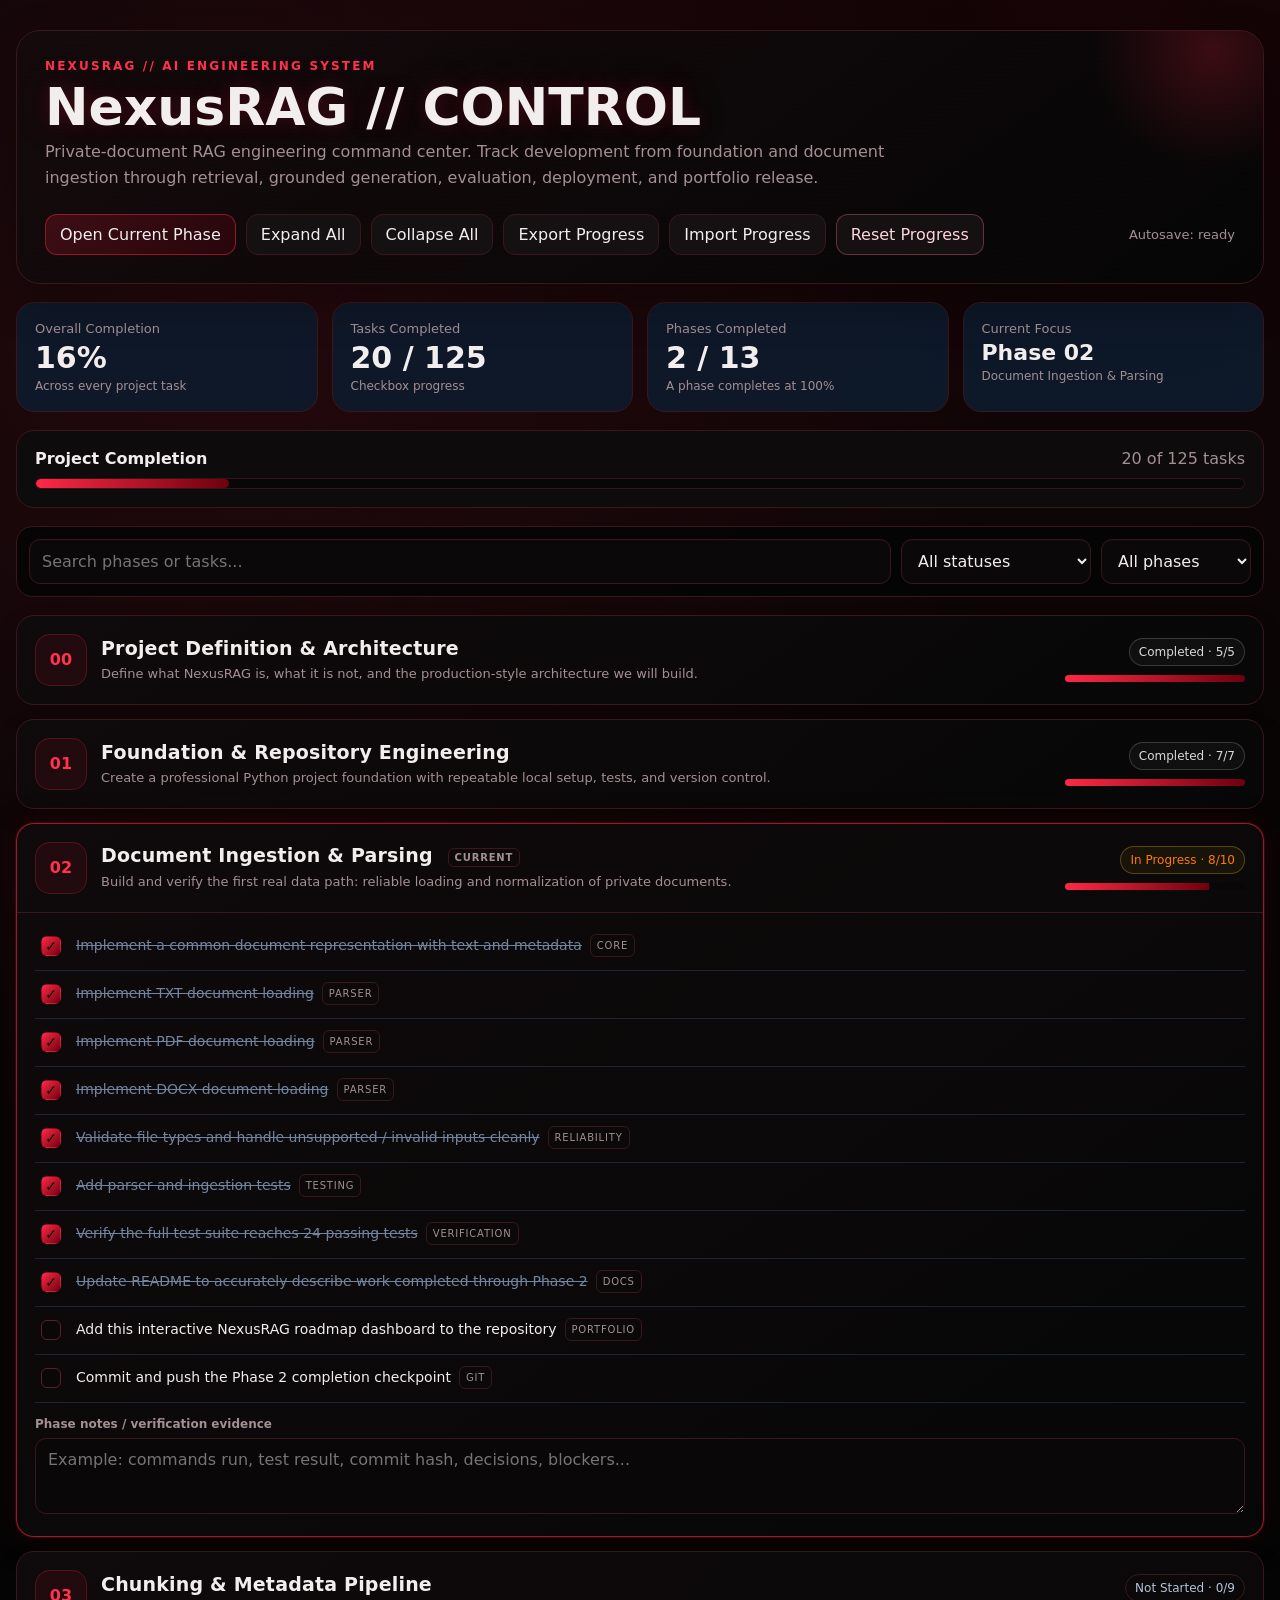
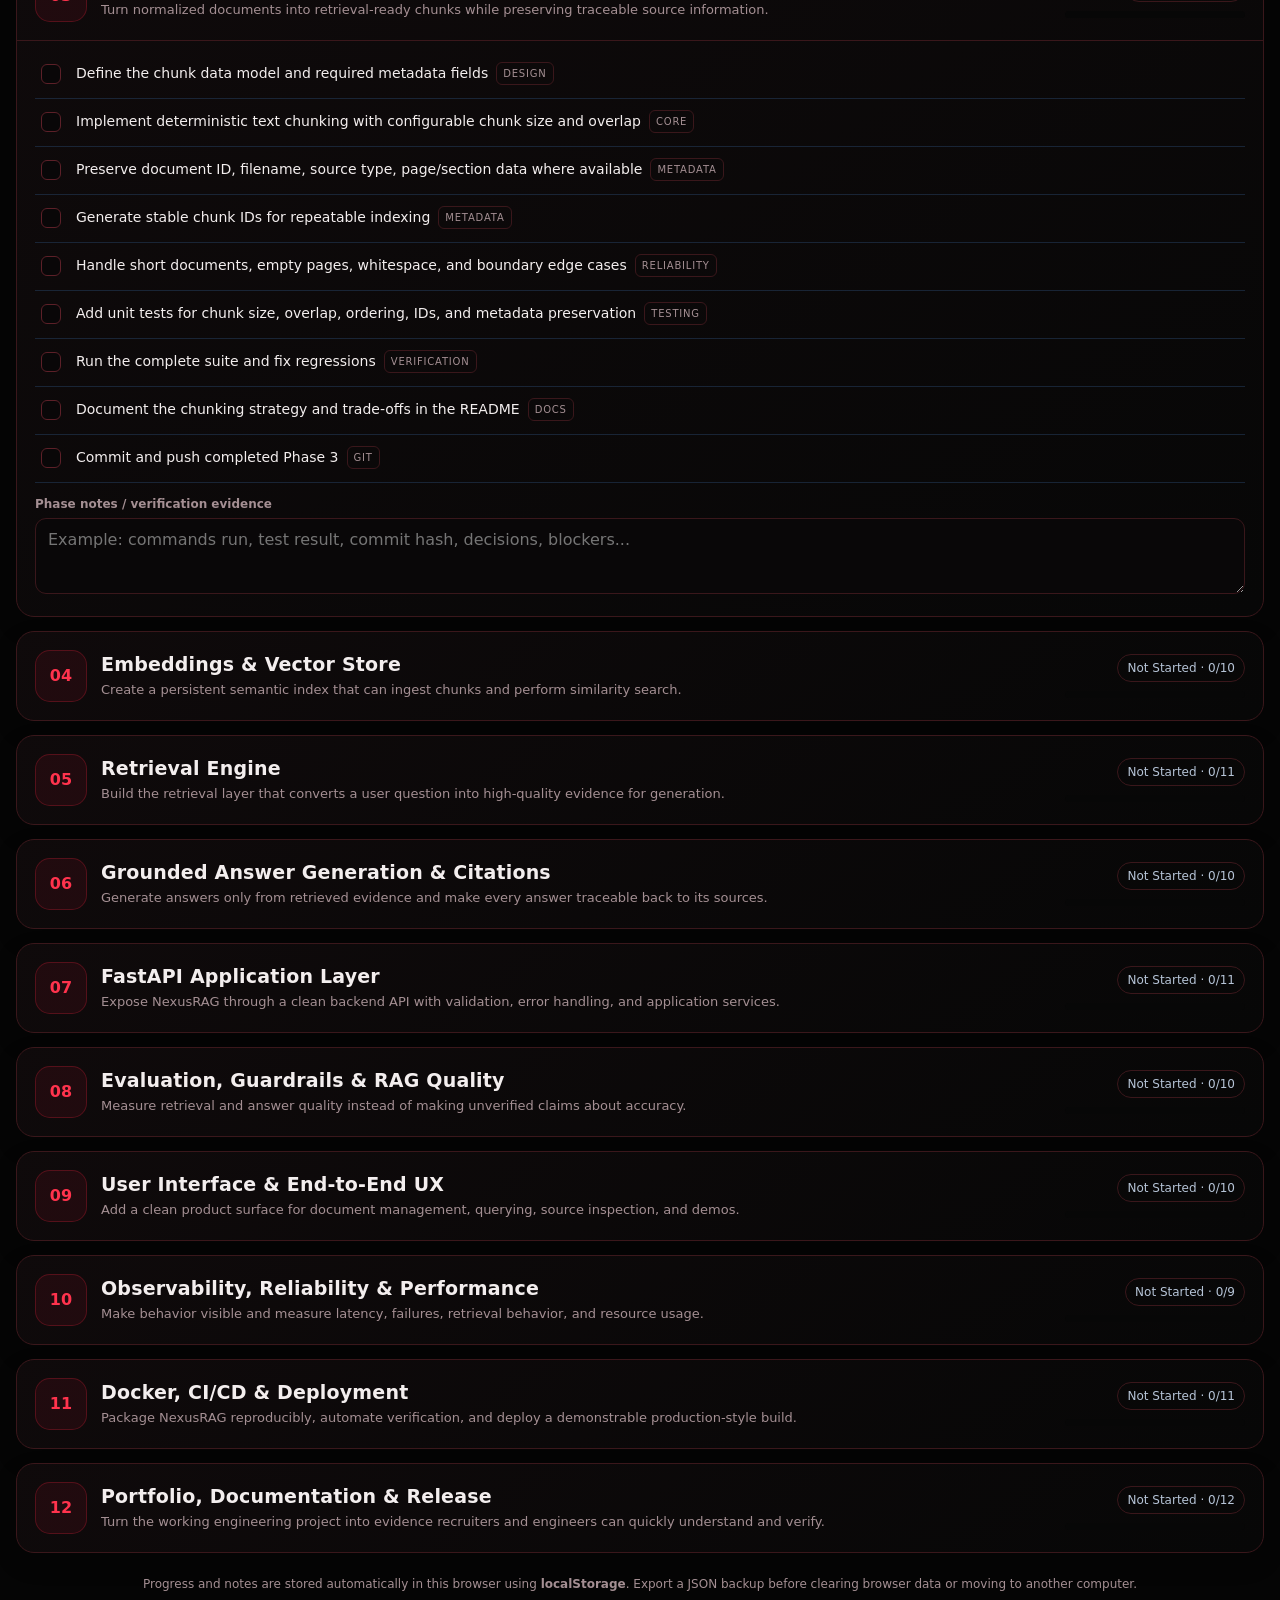
<file: docs/nexusrag_roadmap.html>
<!DOCTYPE html>
<html lang="en">
<head>
<meta charset="UTF-8" />
<meta name="viewport" content="width=device-width, initial-scale=1.0" />
<title>NexusRAG — Project Roadmap</title>
<style>
  :root {
    --bg: #050505;
    --panel: #0d0b0c;
    --panel-2: #151011;
    --text: #f3eeee;
    --muted: #a48f93;
    --line: #3a171b;
    --accent: #ff334d;
    --accent-2: #8b000f;
    --good: #d9d9d9;
    --warn: #ff7a00;
    --danger: #ff2442;
    --shadow: 0 18px 45px rgba(0,0,0,.28);
  }

  * { box-sizing: border-box; }
  html { scroll-behavior: smooth; }
  body {
    margin: 0;
    font-family: "Segoe UI", Inter, ui-sans-serif, system-ui, -apple-system, BlinkMacSystemFont, sans-serif;
    background:
      radial-gradient(circle at 15% 10%, rgba(255,34,68,.12), transparent 26%),
      radial-gradient(circle at 85% 0%, rgba(120,0,15,.16), transparent 30%),
      var(--bg);
    color: var(--text);
  }

  button, input, textarea, select { font: inherit; }

  .shell {
    width: min(1440px, calc(100% - 32px));
    margin: 0 auto;
    padding: 30px 0 60px;
  }

  .hero {
    isolation: isolate;

    position: relative;
    overflow: hidden;
    background: linear-gradient(145deg, rgba(20,10,12,.98), rgba(5,5,5,.98));
    border: 1px solid var(--line);
    border-radius: 24px;
    padding: 28px;
    box-shadow: var(--shadow);
  }

  .hero::before {
    content: "";
    position: absolute;
    inset: 0;
    background:
      repeating-linear-gradient(
        180deg,
        rgba(255,255,255,.012) 0px,
        rgba(255,255,255,.012) 1px,
        transparent 1px,
        transparent 4px
      );
    opacity: .42;
    pointer-events: none;
    z-index: -1;
  }

  .hero::after {
    content: "";
    position: absolute;
    width: 260px;
    height: 260px;
    right: -80px;
    top: -110px;
    border-radius: 50%;
    background: radial-gradient(circle, rgba(255,36,66,.20), transparent 65%);
    pointer-events: none;
  }

  .eyebrow {
    color: var(--accent);
    font-size: 12px;
    letter-spacing: .18em;
    text-transform: uppercase;
    font-weight: 800;
  }

  h1 {
    text-shadow: 0 0 18px rgba(255,36,66,.18), 0 0 48px rgba(120,0,15,.14);
    margin: 8px 0 6px;
    font-size: clamp(30px, 5vw, 52px);
    line-height: 1;
  }

  .subtitle {
    color: var(--muted);
    margin: 0;
    max-width: 850px;
    line-height: 1.65;
  }

  .top-actions {
    display: flex;
    flex-wrap: wrap;
    gap: 10px;
    margin-top: 22px;
  }

  .btn {
    border: 1px solid var(--line);
    background: var(--panel-2);
    color: var(--text);
    padding: 10px 14px;
    border-radius: 12px;
    cursor: pointer;
    transition: .18s ease;
  }

  .btn:hover { transform: translateY(-1px); border-color: #3c587d; }
  .btn.primary {
    background: linear-gradient(135deg, rgba(255,36,66,.18), rgba(110,0,14,.26));
    border-color: rgba(255,36,66,.48);
  }
  .btn.danger { color: #ffd5dd; border-color: rgba(251,113,133,.35); }

  .save-state {
    margin-left: auto;
    align-self: center;
    color: var(--muted);
    font-size: 13px;
  }

  .stats {
    display: grid;
    grid-template-columns: repeat(4, minmax(0, 1fr));
    gap: 14px;
    margin: 18px 0;
  }

  .stat {
    background: rgba(13,27,45,.88);
    border: 1px solid var(--line);
    border-radius: 18px;
    padding: 18px;
  }

  .stat .label { color: var(--muted); font-size: 13px; }
  .stat .value { font-size: 30px; font-weight: 800; margin-top: 4px; }
  .stat .tiny { color: var(--muted); font-size: 12px; margin-top: 4px; }

  .overall {
    background: var(--panel);
    border: 1px solid var(--line);
    border-radius: 18px;
    padding: 18px;
    margin-bottom: 18px;
  }

  .overall-head {
    display: flex;
    justify-content: space-between;
    gap: 18px;
    align-items: center;
    margin-bottom: 10px;
  }

  .progress-track {
    height: 11px;
    background: #070707;
    border: 1px solid #351419;
    border-radius: 999px;
    overflow: hidden;
  }

  .progress-fill {
    height: 100%;
    width: 0%;
    border-radius: 999px;
    background: linear-gradient(90deg, #ff2945, #6f000e);
    transition: width .25s ease;
  }

  .toolbar {
    position: sticky;
    top: 10px;
    z-index: 15;
    display: grid;
    grid-template-columns: 1fr 190px 150px;
    gap: 10px;
    padding: 12px;
    margin-bottom: 18px;
    background: rgba(5,5,5,.90);
    backdrop-filter: blur(12px);
    border: 1px solid var(--line);
    border-radius: 16px;
  }

  .control {
    width: 100%;
    padding: 11px 12px;
    border-radius: 11px;
    border: 1px solid var(--line);
    background: #0a0809;
    color: var(--text);
    outline: none;
  }

  .control:focus { border-color: rgba(255,36,66,.62); }

  .roadmap {
    display: grid;
    gap: 14px;
  }

  .phase {
    background: linear-gradient(145deg, rgba(15,10,11,.99), rgba(7,7,7,.99));
    border: 1px solid var(--line);
    border-radius: 18px;
    overflow: hidden;
    box-shadow: 0 10px 24px rgba(0,0,0,.16);
  }

  .phase.active-phase {
    border-color: rgba(255,36,66,.60);
    box-shadow: 0 0 0 1px rgba(255,36,66,.14), 0 0 32px rgba(120,0,15,.18), 0 10px 28px rgba(0,0,0,.34);
  }

  .phase-header {
    display: grid;
    grid-template-columns: auto 1fr auto;
    gap: 14px;
    align-items: center;
    padding: 18px;
    cursor: pointer;
  }

  .phase-index {
    width: 52px;
    height: 52px;
    border-radius: 15px;
    display: grid;
    place-items: center;
    font-weight: 900;
    color: var(--accent);
    background: rgba(255,36,66,.08);
    border: 1px solid rgba(255,36,66,.24);
  }

  .phase-title {
    letter-spacing: .01em;
    margin: 0;
    font-size: 19px;
  }

  .phase-desc {
    margin: 5px 0 0;
    color: var(--muted);
    font-size: 13px;
    line-height: 1.5;
  }

  .phase-meta {
    min-width: 180px;
    text-align: right;
  }

  .badge {
    display: inline-flex;
    align-items: center;
    gap: 6px;
    padding: 6px 9px;
    border-radius: 999px;
    font-size: 12px;
    border: 1px solid var(--line);
    color: var(--muted);
  }

  .badge.done { color: var(--good); border-color: rgba(220,220,220,.20); background: rgba(220,220,220,.04); }
  .badge.progress { color: var(--warn); border-color: rgba(250,204,21,.28); background: rgba(250,204,21,.06); }
  .badge.todo { color: #b6c4d7; }

  .phase-mini {
    width: 180px;
    height: 7px;
    margin: 9px 0 0 auto;
    background: #070707;
    border-radius: 999px;
    overflow: hidden;
  }

  .phase-mini > div {
    height: 100%;
    background: linear-gradient(90deg, #ff2945, #6f000e);
  }

  .phase-body {
    display: none;
    border-top: 1px solid var(--line);
    padding: 10px 18px 18px;
  }

  .phase.open .phase-body { display: block; }

  .task {
    display: grid;
    grid-template-columns: auto 1fr;
    gap: 12px;
    padding: 11px 2px;
    border-bottom: 1px solid rgba(36,57,86,.58);
    align-items: start;
  }

  .task:last-of-type { border-bottom: 0; }

  .task input[type="checkbox"] {
    appearance: none;
    width: 20px;
    height: 20px;
    margin-top: 2px;
    border: 1px solid #5c2028;
    border-radius: 6px;
    background: #090708;
    cursor: pointer;
    display: grid;
    place-items: center;
  }

  .task input[type="checkbox"]:checked {
    background: linear-gradient(135deg, #ff2945, #72000f);
    border-color: transparent;
  }

  .task input[type="checkbox"]:checked::after {
    content: "✓";
    color: #070707;
    font-size: 14px;
    font-weight: 900;
  }

  .task-title {
    font-size: 14px;
    line-height: 1.5;
  }

  .task.done .task-title {
    text-decoration: line-through;
    color: #71859e;
  }

  .task-tag {
    display: inline-block;
    margin-left: 8px;
    font-size: 10px;
    text-transform: uppercase;
    letter-spacing: .08em;
    color: var(--muted);
    padding: 3px 6px;
    border-radius: 6px;
    border: 1px solid var(--line);
    vertical-align: 1px;
  }

  .notes-label {
    display: block;
    margin-top: 14px;
    color: var(--muted);
    font-size: 12px;
    font-weight: 700;
  }

  .notes {
    width: 100%;
    min-height: 76px;
    margin-top: 7px;
    resize: vertical;
    padding: 11px 12px;
    border-radius: 11px;
    border: 1px solid var(--line);
    background: #090708;
    color: var(--text);
    outline: none;
  }

  .notes:focus { border-color: rgba(255,36,66,.52); }

  .footer {
    margin-top: 22px;
    color: var(--muted);
    font-size: 12px;
    text-align: center;
    line-height: 1.6;
  }

  .hidden { display: none !important; }

  @media (max-width: 900px) {
    .stats { grid-template-columns: repeat(2, 1fr); }
    .toolbar { grid-template-columns: 1fr; position: static; }
    .phase-header { grid-template-columns: auto 1fr; }
    .phase-meta { grid-column: 1 / -1; text-align: left; }
    .phase-mini { margin-left: 0; width: 100%; }
    .save-state { width: 100%; margin-left: 0; }
  }

  @media (max-width: 560px) {
    .shell { width: min(100% - 18px, 1440px); padding-top: 12px; }
    .hero {
    isolation: isolate;
 padding: 20px; border-radius: 18px; }
    .stats { grid-template-columns: 1fr; }
  }
</style>
</head>
<body>
  <main class="shell">
    <section class="hero">
      <div class="eyebrow">NEXUSRAG // AI ENGINEERING SYSTEM</div>
      <h1>NexusRAG // CONTROL</h1>
      <p class="subtitle">
        Private-document RAG engineering command center. Track development from foundation and document ingestion
        through retrieval, grounded generation, evaluation, deployment, and portfolio release.
      </p>
      <div class="top-actions">
        <button class="btn primary" id="expandCurrent">Open Current Phase</button>
        <button class="btn" id="expandAll">Expand All</button>
        <button class="btn" id="collapseAll">Collapse All</button>
        <button class="btn" id="exportBtn">Export Progress</button>
        <button class="btn" id="importBtn">Import Progress</button>
        <button class="btn danger" id="resetBtn">Reset Progress</button>
        <span class="save-state" id="saveState">Autosave: ready</span>
        <input type="file" id="importFile" accept=".json,application/json" hidden />
      </div>
    </section>

    <section class="stats">
      <div class="stat">
        <div class="label">Overall Completion</div>
        <div class="value" id="overallPercent">0%</div>
        <div class="tiny">Across every project task</div>
      </div>
      <div class="stat">
        <div class="label">Tasks Completed</div>
        <div class="value" id="taskCount">0 / 0</div>
        <div class="tiny">Checkbox progress</div>
      </div>
      <div class="stat">
        <div class="label">Phases Completed</div>
        <div class="value" id="phaseCount">0 / 0</div>
        <div class="tiny">A phase completes at 100%</div>
      </div>
      <div class="stat">
        <div class="label">Current Focus</div>
        <div class="value" id="currentPhase" style="font-size:22px">—</div>
        <div class="tiny" id="currentPhaseTiny">Next unfinished phase</div>
      </div>
    </section>

    <section class="overall">
      <div class="overall-head">
        <strong>Project Completion</strong>
        <span id="overallText" style="color:var(--muted)">0 of 0 tasks</span>
      </div>
      <div class="progress-track"><div class="progress-fill" id="overallBar"></div></div>
    </section>

    <section class="toolbar">
      <input class="control" id="searchInput" type="search" placeholder="Search phases or tasks..." />
      <select class="control" id="statusFilter">
        <option value="all">All statuses</option>
        <option value="todo">Not started</option>
        <option value="progress">In progress</option>
        <option value="done">Completed</option>
      </select>
      <select class="control" id="viewFilter">
        <option value="all">All phases</option>
        <option value="current">Current only</option>
        <option value="remaining">Remaining only</option>
      </select>
    </section>

    <section class="roadmap" id="roadmap"></section>

    <div class="footer">
      Progress and notes are stored automatically in this browser using <strong>localStorage</strong>.
      Export a JSON backup before clearing browser data or moving to another computer.
    </div>
  </main>

<script>
const STORAGE_KEY = "nexusrag-roadmap-v1";

const phases = [
  {
    id: "p0",
    number: "00",
    title: "Project Definition & Architecture",
    description: "Define what NexusRAG is, what it is not, and the production-style architecture we will build.",
    tasks: [
      ["p0t1", "Define NexusRAG as a private-document RAG assistant", true, "Architecture"],
      ["p0t2", "Define supported document flow: PDF / DOCX / TXT → parse → chunk → embed → retrieve → answer", true, "Architecture"],
      ["p0t3", "Define source-citation requirement for generated answers", true, "Quality"],
      ["p0t4", "Define modular package boundaries so components can be tested independently", true, "Engineering"],
      ["p0t5", "Create the initial phase-by-phase implementation roadmap", true, "Planning"]
    ]
  },
  {
    id: "p1",
    number: "01",
    title: "Foundation & Repository Engineering",
    description: "Create a professional Python project foundation with repeatable local setup, tests, and version control.",
    tasks: [
      ["p1t1", "Create the NexusRAG repository and Python project structure", true, "Repository"],
      ["p1t2", "Create and use a virtual environment", true, "Environment"],
      ["p1t3", "Configure project dependencies and development dependencies", true, "Environment"],
      ["p1t4", "Add .gitignore and clean repository hygiene", true, "Git"],
      ["p1t5", "Configure pytest and establish the test suite", true, "Testing"],
      ["p1t6", "Run the project locally and verify the foundation works", true, "Verification"],
      ["p1t7", "Connect the repository to GitHub and push main", true, "GitHub"]
    ]
  },
  {
    id: "p2",
    number: "02",
    title: "Document Ingestion & Parsing",
    description: "Build and verify the first real data path: reliable loading and normalization of private documents.",
    tasks: [
      ["p2t1", "Implement a common document representation with text and metadata", true, "Core"],
      ["p2t2", "Implement TXT document loading", true, "Parser"],
      ["p2t3", "Implement PDF document loading", true, "Parser"],
      ["p2t4", "Implement DOCX document loading", true, "Parser"],
      ["p2t5", "Validate file types and handle unsupported / invalid inputs cleanly", true, "Reliability"],
      ["p2t6", "Add parser and ingestion tests", true, "Testing"],
      ["p2t7", "Verify the full test suite reaches 24 passing tests", true, "Verification"],
      ["p2t8", "Update README to accurately describe work completed through Phase 2", true, "Docs"],
      ["p2t9", "Add this interactive NexusRAG roadmap dashboard to the repository", false, "Portfolio"],
      ["p2t10", "Commit and push the Phase 2 completion checkpoint", false, "Git"]
    ]
  },
  {
    id: "p3",
    number: "03",
    title: "Chunking & Metadata Pipeline",
    description: "Turn normalized documents into retrieval-ready chunks while preserving traceable source information.",
    tasks: [
      ["p3t1", "Define the chunk data model and required metadata fields", false, "Design"],
      ["p3t2", "Implement deterministic text chunking with configurable chunk size and overlap", false, "Core"],
      ["p3t3", "Preserve document ID, filename, source type, page/section data where available", false, "Metadata"],
      ["p3t4", "Generate stable chunk IDs for repeatable indexing", false, "Metadata"],
      ["p3t5", "Handle short documents, empty pages, whitespace, and boundary edge cases", false, "Reliability"],
      ["p3t6", "Add unit tests for chunk size, overlap, ordering, IDs, and metadata preservation", false, "Testing"],
      ["p3t7", "Run the complete suite and fix regressions", false, "Verification"],
      ["p3t8", "Document the chunking strategy and trade-offs in the README", false, "Docs"],
      ["p3t9", "Commit and push completed Phase 3", false, "Git"]
    ]
  },
  {
    id: "p4",
    number: "04",
    title: "Embeddings & Vector Store",
    description: "Create a persistent semantic index that can ingest chunks and perform similarity search.",
    tasks: [
      ["p4t1", "Define an embedding-provider interface so the model can be swapped cleanly", false, "Architecture"],
      ["p4t2", "Integrate a local/open embedding model suitable for semantic retrieval", false, "Embeddings"],
      ["p4t3", "Implement batch embedding for document chunks", false, "Performance"],
      ["p4t4", "Normalize and validate embedding dimensions / output shape", false, "Reliability"],
      ["p4t5", "Integrate a persistent vector store", false, "Vector DB"],
      ["p4t6", "Implement add/upsert, query, delete, and collection/index lifecycle operations", false, "Vector DB"],
      ["p4t7", "Store chunk text and source metadata alongside vectors", false, "Metadata"],
      ["p4t8", "Prevent accidental duplicate indexing of the same chunks", false, "Reliability"],
      ["p4t9", "Add integration tests for embedding and vector persistence", false, "Testing"],
      ["p4t10", "Commit and push completed Phase 4", false, "Git"]
    ]
  },
  {
    id: "p5",
    number: "05",
    title: "Retrieval Engine",
    description: "Build the retrieval layer that converts a user question into high-quality evidence for generation.",
    tasks: [
      ["p5t1", "Implement query embedding and top-k semantic retrieval", false, "Retrieval"],
      ["p5t2", "Return ranked chunks with similarity scores and metadata", false, "Retrieval"],
      ["p5t3", "Add configurable score thresholds and top-k controls", false, "Quality"],
      ["p5t4", "Add metadata filtering where useful", false, "Retrieval"],
      ["p5t5", "Implement keyword/BM25 retrieval for exact-term matching", false, "Hybrid"],
      ["p5t6", "Fuse semantic and keyword results into hybrid retrieval", false, "Hybrid"],
      ["p5t7", "Add optional reranking abstraction for stronger final context selection", false, "Reranking"],
      ["p5t8", "Deduplicate and order retrieved evidence deterministically", false, "Reliability"],
      ["p5t9", "Create retrieval tests using known questions and expected source chunks", false, "Testing"],
      ["p5t10", "Document retrieval configuration and trade-offs", false, "Docs"],
      ["p5t11", "Commit and push completed Phase 5", false, "Git"]
    ]
  },
  {
    id: "p6",
    number: "06",
    title: "Grounded Answer Generation & Citations",
    description: "Generate answers only from retrieved evidence and make every answer traceable back to its sources.",
    tasks: [
      ["p6t1", "Define an LLM/provider abstraction for generation", false, "Architecture"],
      ["p6t2", "Create the grounded RAG prompt with explicit context-use rules", false, "Prompting"],
      ["p6t3", "Build context assembly with token/length safeguards", false, "Context"],
      ["p6t4", "Generate answers from retrieved chunks", false, "Generation"],
      ["p6t5", "Attach source citations to answer claims", false, "Citations"],
      ["p6t6", "Return a safe 'not enough evidence' response when context is insufficient", false, "Guardrail"],
      ["p6t7", "Prevent prompt/context formatting from losing source attribution", false, "Reliability"],
      ["p6t8", "Add answer-generation and citation tests with deterministic mocks", false, "Testing"],
      ["p6t9", "Verify an end-to-end document → question → cited answer flow", false, "E2E"],
      ["p6t10", "Commit and push completed Phase 6", false, "Git"]
    ]
  },
  {
    id: "p7",
    number: "07",
    title: "FastAPI Application Layer",
    description: "Expose NexusRAG through a clean backend API with validation, error handling, and application services.",
    tasks: [
      ["p7t1", "Create the FastAPI application and application/service layer boundaries", false, "API"],
      ["p7t2", "Add health/readiness endpoints", false, "Operations"],
      ["p7t3", "Create document upload / ingestion endpoint", false, "API"],
      ["p7t4", "Create document listing and deletion endpoints", false, "API"],
      ["p7t5", "Create query endpoint returning answer, citations, and retrieval metadata", false, "API"],
      ["p7t6", "Add Pydantic request/response schemas", false, "Contracts"],
      ["p7t7", "Add structured application errors and HTTP error mapping", false, "Reliability"],
      ["p7t8", "Add configuration through environment variables without committing secrets", false, "Config"],
      ["p7t9", "Add API integration tests", false, "Testing"],
      ["p7t10", "Generate/review OpenAPI documentation", false, "Docs"],
      ["p7t11", "Commit and push completed Phase 7", false, "Git"]
    ]
  },
  {
    id: "p8",
    number: "08",
    title: "Evaluation, Guardrails & RAG Quality",
    description: "Measure retrieval and answer quality instead of making unverified claims about accuracy.",
    tasks: [
      ["p8t1", "Create a small version-controlled evaluation dataset with questions and expected evidence", false, "Evaluation"],
      ["p8t2", "Measure retrieval Hit Rate / Recall@K on the evaluation set", false, "Metrics"],
      ["p8t3", "Measure MRR or another ranked-retrieval metric", false, "Metrics"],
      ["p8t4", "Evaluate citation/source correctness", false, "Evaluation"],
      ["p8t5", "Evaluate answer groundedness / faithfulness using reproducible criteria", false, "Evaluation"],
      ["p8t6", "Test no-answer behavior for questions unsupported by the indexed documents", false, "Guardrail"],
      ["p8t7", "Test prompt-injection content inside documents and strengthen instructions", false, "Security"],
      ["p8t8", "Create a regression command/report for future retrieval changes", false, "Testing"],
      ["p8t9", "Record genuine baseline metrics only — no invented accuracy claims", false, "Portfolio"],
      ["p8t10", "Commit and push completed Phase 8", false, "Git"]
    ]
  },
  {
    id: "p9",
    number: "09",
    title: "User Interface & End-to-End UX",
    description: "Add a clean product surface for document management, querying, source inspection, and demos.",
    tasks: [
      ["p9t1", "Create the NexusRAG web UI shell", false, "Frontend"],
      ["p9t2", "Add document upload with visible ingestion status", false, "UX"],
      ["p9t3", "Add indexed-document list and delete/reindex controls", false, "UX"],
      ["p9t4", "Add question input and answer display", false, "UX"],
      ["p9t5", "Render citations as inspectable source cards/snippets", false, "Citations"],
      ["p9t6", "Show useful loading, empty, error, and no-evidence states", false, "UX"],
      ["p9t7", "Connect the UI to the FastAPI backend", false, "Integration"],
      ["p9t8", "Verify the complete user journey with multiple document formats", false, "E2E"],
      ["p9t9", "Capture clean screenshots for README and portfolio use", false, "Portfolio"],
      ["p9t10", "Commit and push completed Phase 9", false, "Git"]
    ]
  },
  {
    id: "p10",
    number: "10",
    title: "Observability, Reliability & Performance",
    description: "Make behavior visible and measure latency, failures, retrieval behavior, and resource usage.",
    tasks: [
      ["p10t1", "Add structured logging across ingestion, retrieval, generation, and API requests", false, "Observability"],
      ["p10t2", "Add request/correlation IDs across a query lifecycle", false, "Observability"],
      ["p10t3", "Log retrieval timings, generation timings, selected chunk counts, and errors", false, "Metrics"],
      ["p10t4", "Ensure logs do not expose document contents or secrets unnecessarily", false, "Privacy"],
      ["p10t5", "Add graceful handling for parser, embedding, vector-store, and LLM failures", false, "Reliability"],
      ["p10t6", "Measure baseline ingestion and query latency on the development machine", false, "Performance"],
      ["p10t7", "Profile obvious bottlenecks and optimize only where measurements justify it", false, "Performance"],
      ["p10t8", "Document measured limits and hardware/configuration used", false, "Portfolio"],
      ["p10t9", "Commit and push completed Phase 10", false, "Git"]
    ]
  },
  {
    id: "p11",
    number: "11",
    title: "Docker, CI/CD & Deployment",
    description: "Package NexusRAG reproducibly, automate verification, and deploy a demonstrable production-style build.",
    tasks: [
      ["p11t1", "Create production-ready Dockerfile(s)", false, "Docker"],
      ["p11t2", "Create docker-compose configuration for required local services", false, "Docker"],
      ["p11t3", "Add persistent volumes where indexes/data must survive restarts", false, "Docker"],
      ["p11t4", "Keep runtime configuration and secrets outside the image", false, "Security"],
      ["p11t5", "Verify clean-clone → configure → Docker startup instructions", false, "Verification"],
      ["p11t6", "Add GitHub Actions for lint/test/build checks", false, "CI/CD"],
      ["p11t7", "Make CI fail on broken tests or quality checks", false, "CI/CD"],
      ["p11t8", "Choose and document a deployment target/reference architecture", false, "Deployment"],
      ["p11t9", "Deploy a public demo only if it can be done safely and within chosen cost limits", false, "Deployment"],
      ["p11t10", "Verify deployed health, ingestion, query, and citation flow", false, "E2E"],
      ["p11t11", "Commit and push completed Phase 11", false, "Git"]
    ]
  },
  {
    id: "p12",
    number: "12",
    title: "Portfolio, Documentation & Release",
    description: "Turn the working engineering project into evidence recruiters and engineers can quickly understand and verify.",
    tasks: [
      ["p12t1", "Rewrite README as a professional project landing page", false, "README"],
      ["p12t2", "Add architecture diagram and end-to-end RAG data-flow diagram", false, "Docs"],
      ["p12t3", "Document setup, environment configuration, local run, Docker run, and tests", false, "Docs"],
      ["p12t4", "Document design decisions and engineering trade-offs", false, "Docs"],
      ["p12t5", "Publish genuine evaluation and performance results with methodology", false, "Evidence"],
      ["p12t6", "Add screenshots/GIF or a short demo workflow", false, "Portfolio"],
      ["p12t7", "Add repository topics, description, license, and clean project metadata", false, "GitHub"],
      ["p12t8", "Audit repository for secrets, generated junk, dead code, and misleading claims", false, "Audit"],
      ["p12t9", "Create concise CV and LinkedIn project descriptions based only on implemented features", false, "Career"],
      ["p12t10", "Create a final release tag after all tests and checks pass", false, "Release"],
      ["p12t11", "Final clean-clone verification from documentation alone", false, "Verification"],
      ["p12t12", "Commit/push final documentation and release state", false, "Git"]
    ]
  }
];

const defaultState = {
  checked: Object.fromEntries(phases.flatMap(p => p.tasks.map(t => [t[0], !!t[2]]))),
  notes: Object.fromEntries(phases.map(p => [p.id, ""])),
  open: { p2: true, p3: true },
  updatedAt: null
};

let state = loadState();

function loadState() {
  try {
    const raw = localStorage.getItem(STORAGE_KEY);
    if (!raw) return structuredClone(defaultState);
    const saved = JSON.parse(raw);
    return {
      checked: { ...defaultState.checked, ...(saved.checked || {}) },
      notes: { ...defaultState.notes, ...(saved.notes || {}) },
      open: { ...defaultState.open, ...(saved.open || {}) },
      updatedAt: saved.updatedAt || null
    };
  } catch {
    return structuredClone(defaultState);
  }
}

function saveState() {
  state.updatedAt = new Date().toISOString();
  localStorage.setItem(STORAGE_KEY, JSON.stringify(state));
  const el = document.getElementById("saveState");
  el.textContent = "Autosaved " + new Date().toLocaleTimeString([], {hour: "2-digit", minute:"2-digit", second:"2-digit"});
}

function phaseStats(phase) {
  const total = phase.tasks.length;
  const done = phase.tasks.filter(t => state.checked[t[0]]).length;
  const percent = total ? Math.round(done / total * 100) : 0;
  const status = done === 0 ? "todo" : done === total ? "done" : "progress";
  return { total, done, percent, status };
}

function getCurrentPhase() {
  return phases.find(p => phaseStats(p).done < p.tasks.length) || phases[phases.length - 1];
}

function badgeText(status) {
  return status === "done" ? "Completed" : status === "progress" ? "In Progress" : "Not Started";
}

function render() {
  const roadmap = document.getElementById("roadmap");
  const search = document.getElementById("searchInput").value.trim().toLowerCase();
  const statusFilter = document.getElementById("statusFilter").value;
  const viewFilter = document.getElementById("viewFilter").value;
  const current = getCurrentPhase();

  roadmap.innerHTML = "";

  phases.forEach(phase => {
    const ps = phaseStats(phase);
    const matchesSearch = !search ||
      phase.title.toLowerCase().includes(search) ||
      phase.description.toLowerCase().includes(search) ||
      phase.tasks.some(t => t[1].toLowerCase().includes(search) || t[3].toLowerCase().includes(search));

    const matchesStatus = statusFilter === "all" || ps.status === statusFilter;
    const matchesView =
      viewFilter === "all" ||
      (viewFilter === "current" && phase.id === current.id) ||
      (viewFilter === "remaining" && ps.status !== "done");

    if (!matchesSearch || !matchesStatus || !matchesView) return;

    const card = document.createElement("article");
    card.className = "phase" + (state.open[phase.id] ? " open" : "") + (phase.id === current.id ? " active-phase" : "");
    card.dataset.phase = phase.id;

    const header = document.createElement("div");
    header.className = "phase-header";
    header.innerHTML = `
      <div class="phase-index">${phase.number}</div>
      <div>
        <h2 class="phase-title">${phase.title}${phase.id === current.id ? ' <span class="task-tag">current</span>' : ""}</h2>
        <p class="phase-desc">${phase.description}</p>
      </div>
      <div class="phase-meta">
        <span class="badge ${ps.status}">${badgeText(ps.status)} · ${ps.done}/${ps.total}</span>
        <div class="phase-mini"><div style="width:${ps.percent}%"></div></div>
      </div>
    `;
    header.addEventListener("click", () => {
      state.open[phase.id] = !state.open[phase.id];
      saveState();
      render();
    });

    const body = document.createElement("div");
    body.className = "phase-body";

    phase.tasks.forEach(task => {
      const [taskId, label, , tag] = task;
      const row = document.createElement("label");
      row.className = "task" + (state.checked[taskId] ? " done" : "");
      row.innerHTML = `
        <input type="checkbox" data-task="${taskId}" ${state.checked[taskId] ? "checked" : ""}>
        <div class="task-title">${label}<span class="task-tag">${tag}</span></div>
      `;

      const checkbox = row.querySelector("input");
      checkbox.addEventListener("click", e => e.stopPropagation());
      checkbox.addEventListener("change", () => {
        state.checked[taskId] = checkbox.checked;
        saveState();
        render();
      });

      body.appendChild(row);
    });

    const notesLabel = document.createElement("label");
    notesLabel.className = "notes-label";
    notesLabel.textContent = "Phase notes / verification evidence";
    const notes = document.createElement("textarea");
    notes.className = "notes";
    notes.placeholder = "Example: commands run, test result, commit hash, decisions, blockers...";
    notes.value = state.notes[phase.id] || "";
    notes.addEventListener("input", () => {
      state.notes[phase.id] = notes.value;
      saveState();
    });
    body.appendChild(notesLabel);
    body.appendChild(notes);

    card.appendChild(header);
    card.appendChild(body);
    roadmap.appendChild(card);
  });

  updateSummary();
}

function updateSummary() {
  const allTasks = phases.flatMap(p => p.tasks);
  const total = allTasks.length;
  const done = allTasks.filter(t => state.checked[t[0]]).length;
  const percent = Math.round(done / total * 100);
  const completedPhases = phases.filter(p => phaseStats(p).status === "done").length;
  const current = getCurrentPhase();

  document.getElementById("overallPercent").textContent = percent + "%";
  document.getElementById("taskCount").textContent = `${done} / ${total}`;
  document.getElementById("phaseCount").textContent = `${completedPhases} / ${phases.length}`;
  document.getElementById("currentPhase").textContent = `Phase ${current.number}`;
  document.getElementById("currentPhaseTiny").textContent = current.title;
  document.getElementById("overallText").textContent = `${done} of ${total} tasks`;
  document.getElementById("overallBar").style.width = percent + "%";

  if (state.updatedAt) {
    const d = new Date(state.updatedAt);
    document.getElementById("saveState").textContent =
      "Last saved " + d.toLocaleString([], {dateStyle:"medium", timeStyle:"short"});
  }
}

document.getElementById("searchInput").addEventListener("input", render);
document.getElementById("statusFilter").addEventListener("change", render);
document.getElementById("viewFilter").addEventListener("change", render);

document.getElementById("expandAll").addEventListener("click", () => {
  phases.forEach(p => state.open[p.id] = true);
  saveState(); render();
});

document.getElementById("collapseAll").addEventListener("click", () => {
  phases.forEach(p => state.open[p.id] = false);
  saveState(); render();
});

document.getElementById("expandCurrent").addEventListener("click", () => {
  const current = getCurrentPhase();
  phases.forEach(p => state.open[p.id] = p.id === current.id);
  saveState(); render();
  setTimeout(() => {
    document.querySelector(`[data-phase="${current.id}"]`)?.scrollIntoView({behavior:"smooth", block:"start"});
  }, 50);
});

document.getElementById("exportBtn").addEventListener("click", () => {
  const payload = {
    project: "NexusRAG",
    version: 1,
    exportedAt: new Date().toISOString(),
    state
  };
  const blob = new Blob([JSON.stringify(payload, null, 2)], {type:"application/json"});
  const url = URL.createObjectURL(blob);
  const a = document.createElement("a");
  a.href = url;
  a.download = "nexusrag-progress.json";
  a.click();
  URL.revokeObjectURL(url);
});

document.getElementById("importBtn").addEventListener("click", () => {
  document.getElementById("importFile").click();
});

document.getElementById("importFile").addEventListener("change", async (e) => {
  const file = e.target.files?.[0];
  if (!file) return;
  try {
    const data = JSON.parse(await file.text());
    const incoming = data.state || data;
    state = {
      checked: { ...defaultState.checked, ...(incoming.checked || {}) },
      notes: { ...defaultState.notes, ...(incoming.notes || {}) },
      open: { ...defaultState.open, ...(incoming.open || {}) },
      updatedAt: new Date().toISOString()
    };
    saveState();
    render();
  } catch {
    alert("Could not import this file. Please choose a valid NexusRAG progress JSON export.");
  } finally {
    e.target.value = "";
  }
});

document.getElementById("resetBtn").addEventListener("click", () => {
  const ok = confirm("Reset all NexusRAG progress and notes to the original dashboard state?");
  if (!ok) return;
  state = structuredClone(defaultState);
  saveState();
  render();
});

render();
</script>
</body>
</html>
</file>
